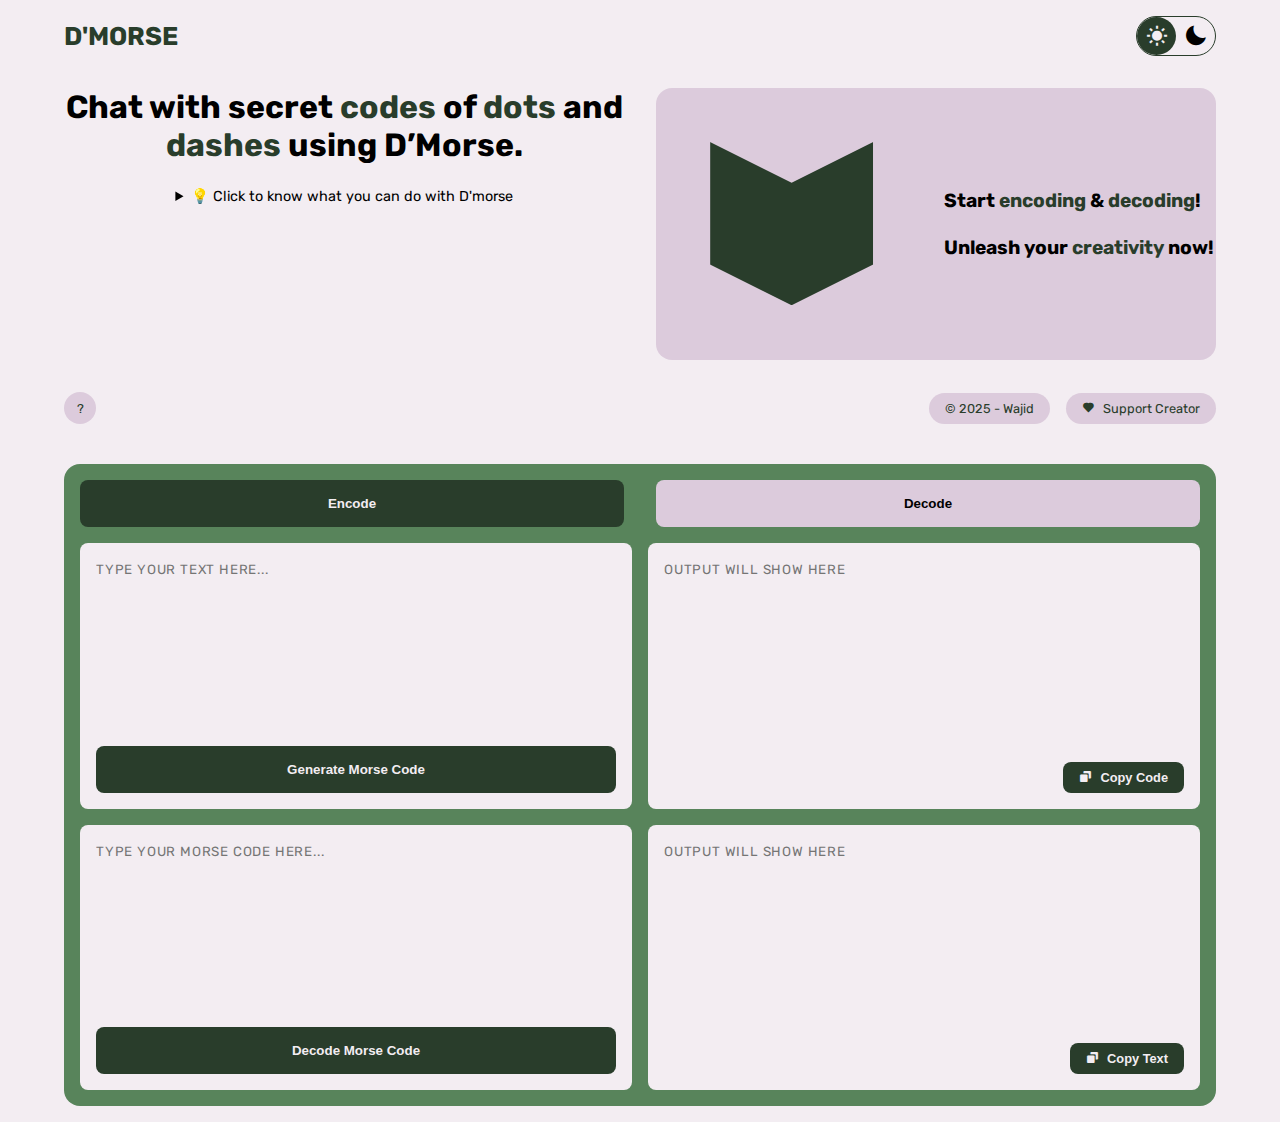
<file: index.html>
<!DOCTYPE html>
<html lang="en" id="root">
  <head>
    <meta charset="UTF-8" />
    <meta name="viewport" content="width=device-width, initial-scale=1.0" />

    <!-- Favicons -->
    <link
      rel="apple-touch-icon"
      sizes="180x180"
      href="/public/apple-touch-icon.png"
    />
    <link
      rel="icon"
      type="image/png"
      sizes="32x32"
      href="/public/favicon-32x32.png"
    />
    <link
      rel="icon"
      type="image/png"
      sizes="16x16"
      href="/public/favicon-16x16.png"
    />

    <!-- Manifest -->
    <link rel="manifest" href="/site.webmanifest" />
    <meta name="theme-color" content="#293d2b" />

    <!-- Styles -->
    <link rel="stylesheet" href="/css/classes.css" />
    <link rel="stylesheet" href="/css/globals.css" />

    <!-- Scripts -->
    <script src="/js/switchTheme.js" defer></script>
    <script src="/js/changeApp.js" defer></script>
    <script src="/js/encodeText.js" defer></script>
    <script src="/js/decodeMorse.js" defer></script>
    <script src="/js/app.js" defer></script>
    <script src="/js/a2hsPrompt.js" defer></script>

    <!-- Fonts -->
    <link rel="preconnect" href="https://fonts.googleapis.com" />
    <link rel="preconnect" href="https://fonts.gstatic.com" crossorigin />
    <link
      rel="preload"
      as="font"
      href="https://fonts.googleapis.com/css2?family=Rubik:wght@400;600;700&display=swap"
      crossorigin
    />
    <link
      rel="stylesheet"
      href="https://fonts.googleapis.com/css2?family=Rubik:wght@400;600;700&display=swap"
    />

    <!-- Icons -->
    <link
      rel="preload"
      as="font"
      href="https://unpkg.com/boxicons@2.1.4/css/boxicons.min.css"
      crossorigin
    />
    <link
      rel="stylesheet"
      href="https://unpkg.com/boxicons@2.1.4/css/boxicons.min.css"
    />

    <!-- SEO stuff -->
    <title>D'Morse: Encode & Decode Morse Code Secrets</title>
    <meta
      name="description"
      content="Encode and decode messages using dots and dashes, and send hidden messages to friends, loved ones, or colleagues. Discover creative ways to communicate securely and have fun with the art of Morse code. Get started today!"
    />
    <link rel="canonical" href="https://dmorse.wajid.me/" />
  </head>
  <body>
    <div class="a2hs" id="a2hs-screen">
      <div class="a2hs__prompt">
        <p>You can use D'Morse offline as a normal device application.</p>
        <p>Do you want to install? (<50 kB)</p>

        <div class="a2hs__buttons">
          <button id="a2hs-button--cancel">Cancel</button>
          <button id="a2hs-button--install">Install</button>
        </div>
      </div>
    </div>

    <div class="container">
      <section class="content">
        <header class="content__header">
          <a href="/" class="header__logo">D'Morse</a>

          <div class="header__theme-switch" id="theme-switch">
            <button id="theme-switch--light">
              <i
                class="bx bxs-sun"
                aria-label="Sun, light mode icon"
                role="img"
              ></i>
            </button>
            <button id="theme-switch--dark">
              <i
                class="bx bxs-moon"
                aria-label="Moon, dark mode icon"
                role="img"
              ></i>
            </button>
          </div>
        </header>

        <main class="content__hero">
          <div class="hero__text">
            <h1>
              Chat with secret <span>codes</span> of <span>dots</span> and
              <span>dashes</span> using D’Morse.
            </h1>

            <details>
              <summary>💡 Click to know what you can do with D'morse</summary>
              <ul>
                <li>Send hidden love notes to your sweetheart</li>
                <li>Destroy your buddy's confidence with secret messages</li>
                <li>
                  Have top-secret conversations with friends at Interpol-level
                  of secrecy
                </li>
                <li>And much more!</li>
              </ul>
            </details>
          </div>

          <div class="hero__action">
            <div class="hero__action__arrow">
              <div></div>
            </div>

            <div class="hero__action__text">
              <h2>Start <span>encoding</span> & <span>decoding</span>!</h2>
              <h2>Unleash your <span>creativity</span> now!</h2>
            </div>
          </div>
        </main>

        <footer>
          <a
            href="https://en.wikipedia.org/wiki/Morse_code"
            target="_blank"
            title="Know more about Morse code"
            rel="nofollow"
            >&quest;</a
          >
          <a href="https://www.binzek.com/" target="_blank">&copy; 2025 - Wajid</a>
          <a href="https://www.buymeacoffee.com/binzek" target="_blank"
            ><i
              class="bx bxs-heart"
              aria-label="Heart, support icon"
              role="img"
            ></i
            ><span>Support Creator</span></a
          >
        </footer>
      </section>

      <section class="app">
        <div class="app__tab-switches" id="tab-switches">
          <button id="tab-switch--encode">Encode</button>
          <button id="tab-switch--decode">Decode</button>
        </div>

        <div class="app__boxes" id="boxes--encode">
          <div class="app__box input-box">
            <textarea
              rows="8"
              placeholder="Type your text here..."
              id="input--text"
            ></textarea>
            <button id="button--encode">Generate Morse Code</button>
          </div>

          <div class="app__box output-box">
            <textarea
              rows="8"
              readonly
              placeholder="Output will show here"
              id="output--morse"
            ></textarea>
            <button id="button--copy-code">
              <i class="bx bxs-copy" aria-label="Copy icon" role="img"></i>Copy
              Code
            </button>
          </div>
        </div>

        <div class="app__boxes" id="boxes--decode">
          <div class="app__box input-box">
            <textarea
              rows="8"
              placeholder="Type your morse code here..."
              id="input--morse"
            ></textarea>
            <button id="button--decode">Decode Morse Code</button>
          </div>

          <div class="app__box output-box">
            <textarea
              rows="8"
              readonly
              placeholder="Output will show here"
              id="output--text"
            ></textarea>
            <button id="button--copy-text">
              <i class="bx bxs-copy" aria-label="Copy icon" role="img"></i>Copy
              Text
            </button>
          </div>
        </div>
      </section>
    </div>
  </body>
</html>
</file>
<file: css/classes.css>
body.noscroll {
  overflow: hidden;
}

.a2hs {
  position: fixed;
  display: none;
  width: 100%;
  height: 100%;
  background-color: var(--a2hs-bg);
  z-index: 10;
  align-items: center;
  justify-content: center;
}

.a2hs__prompt {
  background-color: var(--background-color);
  width: 90%;
  padding: 16px;
  border-radius: 16px;
  text-align: center;
  display: flex;
  flex-direction: column;
  gap: 16px;
  color: var(--text-color);
}

.a2hs__prompt p:nth-child(1) {
  font-size: 1.1rem;
}

.a2hs__prompt p:nth-child(2) {
  font-size: 1.1rem;
}

.a2hs__buttons {
  display: flex;
  gap: 16px;
  justify-content: center;
}

.a2hs__buttons button {
  border: none;
  padding: 8px 32px;
  border-radius: 8px;
  cursor: pointer;
  color: var(--text-color);
}

.a2hs__buttons button:nth-child(1) {
  background-color: var(--secondary-color);
}

.a2hs__buttons button:nth-child(2) {
  background-color: var(--accent-color);
}

.container {
  width: 90%;
  padding: 16px 0;
  margin: 0 auto;
  display: flex;
  flex-direction: column;
  gap: 40px;
}

.content__header {
  display: flex;
  justify-content: space-between;
  align-items: center;
}

.header__logo {
  text-decoration: none;
  font-weight: 700;
  text-transform: uppercase;
  font-size: 1.6rem;
  color: var(--primary-color);
}

.header__theme-switch {
  border: 1px solid var(--primary-color);
  border-radius: 999px;
  display: flex;
  width: 80px;
  height: 40px;
}

.header__theme-switch button {
  border: none;
  width: 50%;
  border-radius: 50%;
  font-size: 1.5rem;
  cursor: pointer;
  transition: 300ms;
  background: none;
  color: var(--text-color);
  display: flex;
  align-items: center;
  justify-content: center;
}

.header__theme-switch[data-active="light"] button:nth-child(1) {
  background-color: var(--primary-color);
  color: var(--background-color);
}

.header__theme-switch[data-active="dark"] button:nth-child(2) {
  background-color: var(--primary-color);
  color: var(--background-color);
}

.content__hero {
  display: flex;
  flex-direction: column;
  margin: 32px 0;
  gap: 32px;
}

.hero__text {
  display: flex;
  flex-direction: column;
  gap: 24px;
  text-align: center;
}

.hero__text h1 {
  font-size: 2rem;
}

.hero__text h1 span {
  color: var(--primary-color);
}

.hero__text details {
  font-size: 0.9rem;
}

.hero__text details summary {
  outline: none;
  border: none;
  cursor: pointer;
  user-select: none;
}

.hero__text details ul {
  text-align: left;
  padding: 16px 32px;
  display: flex;
  flex-direction: column;
  gap: 8px;
}

.hero__action {
  display: flex;
  align-items: center;
  background-color: var(--secondary-color);
  border-radius: 16px;
  gap: 16px;
}

.hero__action__arrow {
  background-color: var(--primary-color);
  width: 50%;
  aspect-ratio: 1/1;
  border-radius: 16px;
  clip-path: polygon(0% 0%, 75% 0%, 100% 50%, 75% 100%, 0% 100%);
  display: flex;
  justify-content: center;
  align-items: center;
}

.hero__action__arrow div {
  clip-path: polygon(75% 0%, 100% 50%, 75% 100%, 0% 100%, 25% 50%, 0% 0%);
  background-color: var(--secondary-color);
  width: 40%;
  aspect-ratio: 1/1;
  transform: rotate(90deg);
}

.hero__action__text {
  width: 50%;
  display: flex;
  flex-direction: column;
  gap: 24px;
  font-size: 0.8rem;
}

.hero__action__text span {
  color: var(--primary-color);
}

footer {
  display: flex;
  justify-content: flex-end;
  align-items: center;
  gap: 16px;
  font-size: 0.8rem;
}

footer a {
  color: var(--primary-color);
  text-decoration: none;
  background-color: var(--secondary-color);
  border-radius: 999px;
  padding: 8px 16px;
}

footer a:nth-child(1) {
  width: 32px;
  height: 32px;
  border-radius: 50%;
  display: flex;
  align-items: center;
  justify-content: center;
  margin-right: auto;
}

footer a:nth-child(3) {
  display: flex;
  align-items: center;
  gap: 8px;
}

.app {
  background-color: var(--accent-color);
  padding: 16px;
  border-radius: 16px;
  display: flex;
  flex-direction: column;
  gap: 16px;
}

.app__tab-switches {
  display: flex;
  justify-content: space-between;
  gap: 32px;
}

.app__tab-switches button {
  padding: 16px;
  flex: 1;
  font-weight: 600;
  border-radius: 8px;
  border: none;
  background-color: var(--secondary-color);
  color: var(--text-color);
  cursor: pointer;
  transition: 300ms;
}

.app__tab-switches[data-current="encode"] button:nth-child(1) {
  background-color: var(--primary-color);
  color: var(--background-color);
}

.app__tab-switches[data-current="decode"] button:nth-child(2) {
  background-color: var(--primary-color);
  color: var(--background-color);
}

.app__boxes {
  display: flex;
  flex-direction: column;
  gap: 16px;
  overflow-y: scroll;
}

.app__boxes::-webkit-scrollbar {
  display: none;
}

.app__box {
  display: flex;
  flex-direction: column;
  background-color: var(--background-color);
  padding: 16px;
  border-radius: 8px;
  gap: 16px;
  justify-content: space-between;
}

.app__box textarea {
  background: none;
  outline: none;
  border: none;
  font-family: inherit;
  line-height: 160%;
  letter-spacing: 0.8px;
  text-transform: uppercase;
  color: var(--text-color);
  resize: none;
}

.app__box button {
  padding: 16px 40px;
  border: none;
  background-color: var(--primary-color);
  color: var(--background-color);
  border-radius: 8px;
  font-weight: 600;
  cursor: pointer;
}

.output-box button {
  align-self: flex-end;
  font-size: 0.8rem;
  padding: 8px 16px;
  display: flex;
  align-items: center;
  gap: 8px;
}

@media (min-width: 768px) {
  .a2hs__prompt {
    width: 60%;
  }

  .content__hero {
    flex-direction: row;
  }

  .hero__text {
    width: 50%;
  }

  .hero__text details ul {
    padding: 16px 64px;
  }

  .hero__action {
    width: 50%;
  }

  .hero__action__arrow {
    background: none;
  }

  .hero__action__arrow div {
    background-color: var(--primary-color);
    width: 60%;
  }

  .app__tab-switches button {
    padding: 16px 64px;
  }

  .app__boxes {
    flex-direction: row;
  }

  .app__box {
    width: 50%;
  }
}

@media (min-width: 1440px) {
  body {
    height: 100svh;
  }

  .a2hs__prompt {
    width: 40%;
  }

  .container {
    flex-direction: row;
    max-height: 100vh;
    margin: 0;
    padding: 32px 0;
    margin: 0 auto;
  }

  .content {
    width: 50%;
    display: flex;
    flex-direction: column;
  }

  .content__hero {
    flex-direction: column;
  }

  .hero__text {
    width: 100%;
  }

  .hero__text details ul {
    padding: 16px 180px;
  }

  .hero__action {
    width: 60%;
    margin: 0 auto;
  }

  .hero__action__arrow {
    background-color: var(--primary-color);
  }

  .hero__action__arrow div {
    background-color: var(--secondary-color);
    transform: none;
    width: 40%;
  }

  footer {
    margin-top: auto;
  }

  .app {
    width: 50%;
    padding: 24px;
    gap: 32px;
  }

  .app__tab-switches button {
    padding: 16px 96px;
  }

  .app__boxes {
    flex-direction: column;
    gap: 24px;
  }

  .app__box {
    width: 100%;
  }
}
</file>
<file: css/globals.css>
:root,
[data-theme="light"] {
  --background-color: #f3edf2;
  --text-color: #000000;
  --primary-color: #293d2b;
  --secondary-color: #dccbdc;
  --accent-color: #58845b;
}

[data-theme="dark"] {
  --background-color: #000000;
  --text-color: #f3edf2;
  --primary-color: #adc8af;
  --secondary-color: #090609;
  --accent-color: #293d2b;
}

* {
  margin: 0;
  padding: 0;
  box-sizing: border-box;
  scroll-behavior: smooth;
}

html {
  min-height: 100vh;
  font-family: "Rubik", sans-serif;
}

body {
  background-color: var(--background-color);
  color: var(--text-color);
}
</file>
